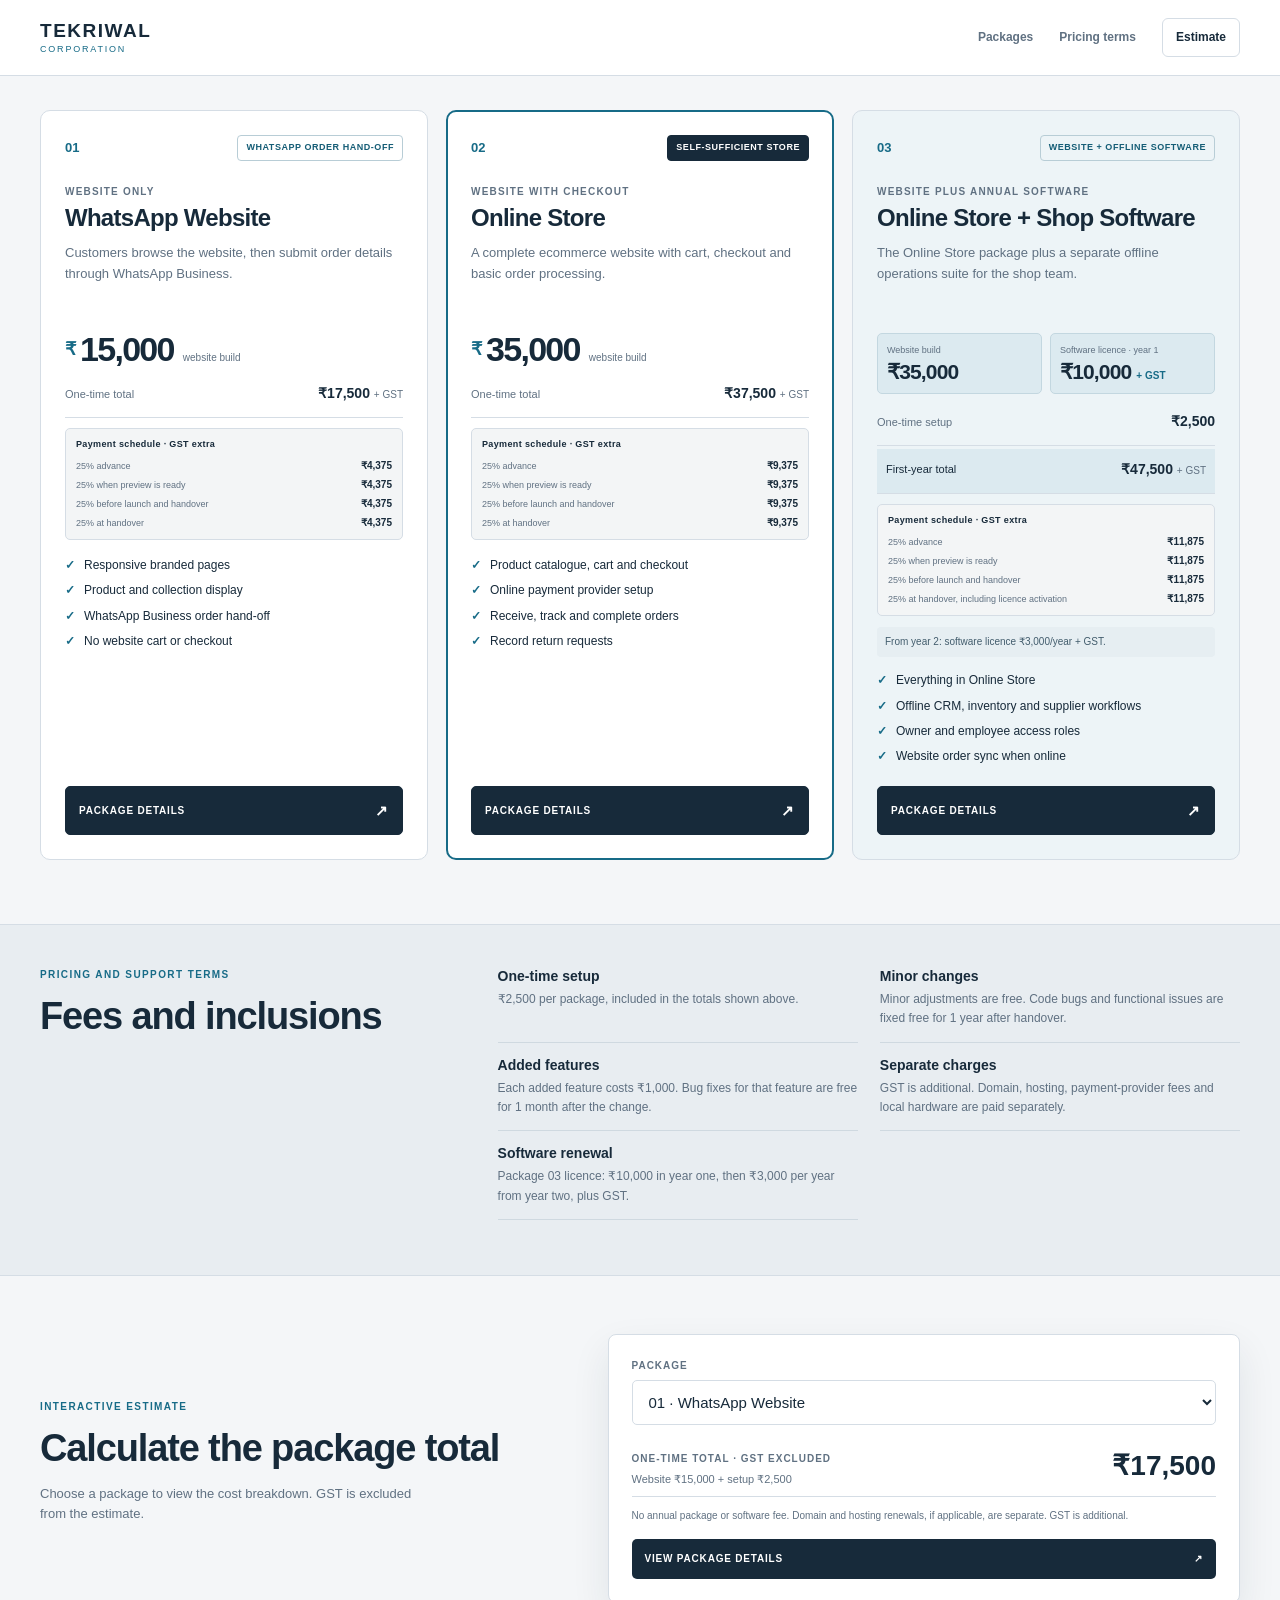
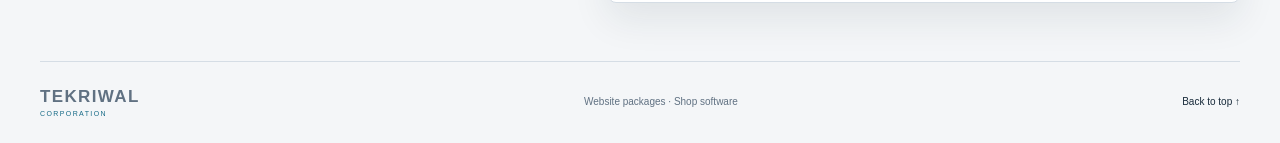
<file: index.html>
<!doctype html>
<html lang="en"><head><meta charset="utf-8"><meta name="viewport" content="width=device-width, initial-scale=1"><meta name="description" content="Website and shop software packages from Tekriwal Corporation"><title>Tekriwal Corporation | Packages</title><link rel="stylesheet" href="styles.css"><script src="script.js" defer></script></head>
<body><header class="topbar"><a class="brand" href="index.html"><span class="brand-name">TEKRIWAL</span><span class="brand-sub">CORPORATION</span></a><nav><a href="#models">Packages</a><a href="#terms">Pricing terms</a><a class="nav-button" href="#estimate">Estimate</a></nav></header>
<main id="top">
<section id="models" class="models wrap"><div class="cards">
<article class="price-card" data-type="website"><div class="card-meta"><span class="number">01</span><span class="badge">WhatsApp order hand-off</span></div><p class="kicker">Website only</p><h3>WhatsApp Website</h3><p class="description">Customers browse the website, then submit order details through WhatsApp Business.</p><div class="price-line"><span class="currency">₹</span><strong>15,000</strong><span class="period">website build</span></div><div class="total-line"><span>One-time total</span><strong>₹17,500 <small>+ GST</small></strong></div><div class="card-payment"><strong>Payment schedule · GST extra</strong><span>25% advance <b>₹4,375</b></span><span>25% when preview is ready <b>₹4,375</b></span><span>25% before launch and handover <b>₹4,375</b></span><span>25% at handover <b>₹4,375</b></span></div><ul class="features"><li>Responsive branded pages</li><li>Product and collection display</li><li>WhatsApp Business order hand-off</li><li>No website cart or checkout</li></ul><a class="card-button" href="package-whatsapp.html">Package details <span>↗</span></a></article>
<article class="price-card featured" data-type="website"><div class="card-meta"><span class="number">02</span><span class="badge badge-dark">Self-sufficient store</span></div><p class="kicker">Website with checkout</p><h3>Online Store</h3><p class="description">A complete ecommerce website with cart, checkout and basic order processing.</p><div class="price-line"><span class="currency">₹</span><strong>35,000</strong><span class="period">website build</span></div><div class="total-line"><span>One-time total</span><strong>₹37,500 <small>+ GST</small></strong></div><div class="card-payment"><strong>Payment schedule · GST extra</strong><span>25% advance <b>₹9,375</b></span><span>25% when preview is ready <b>₹9,375</b></span><span>25% before launch and handover <b>₹9,375</b></span><span>25% at handover <b>₹9,375</b></span></div><ul class="features"><li>Product catalogue, cart and checkout</li><li>Online payment provider setup</li><li>Receive, track and complete orders</li><li>Record return requests</li></ul><a class="card-button" href="package-store.html">Package details <span>↗</span></a></article>
<article class="price-card software-card" data-type="software"><div class="card-meta"><span class="number">03</span><span class="badge">Website + offline software</span></div><p class="kicker">Website plus annual software</p><h3>Online Store + Shop Software</h3><p class="description">The Online Store package plus a separate offline operations suite for the shop team.</p><div class="price-pair"><div><span>Website build</span><strong>₹35,000</strong></div><div><span>Software licence · year 1</span><strong>₹10,000 <small>+ GST</small></strong></div></div><div class="total-line"><span>One-time setup</span><strong>₹2,500</strong></div><div class="total-line total-emphasis"><span>First-year total</span><strong>₹47,500 <small>+ GST</small></strong></div><div class="card-payment"><strong>Payment schedule · GST extra</strong><span>25% advance <b>₹11,875</b></span><span>25% when preview is ready <b>₹11,875</b></span><span>25% before launch and handover <b>₹11,875</b></span><span>25% at handover, including licence activation <b>₹11,875</b></span></div><p class="renewal-card">From year 2: software licence ₹3,000/year + GST.</p><ul class="features"><li>Everything in Online Store</li><li>Offline CRM, inventory and supplier workflows</li><li>Owner and employee access roles</li><li>Website order sync when online</li></ul><a class="card-button" href="package-software.html">Package details <span>↗</span></a></article>
</div></section>
<section id="terms" class="care-band"><div class="wrap terms-layout"><div><p class="eyebrow">Pricing and support terms</p><h2>Fees and inclusions</h2></div><div class="terms-grid"><div><h3>One-time setup</h3><p>₹2,500 per package, included in the totals shown above.</p></div><div><h3>Minor changes</h3><p>Minor adjustments are free. Code bugs and functional issues are fixed free for 1 year after handover.</p></div><div><h3>Added features</h3><p>Each added feature costs ₹1,000. Bug fixes for that feature are free for 1 month after the change.</p></div><div><h3>Separate charges</h3><p>GST is additional. Domain, hosting, payment-provider fees and local hardware are paid separately.</p></div><div><h3>Software renewal</h3><p>Package 03 licence: ₹10,000 in year one, then ₹3,000 per year from year two, plus GST.</p></div></div></div></section>
<section id="estimate" class="estimate wrap"><div class="estimate-intro"><p class="eyebrow">Interactive estimate</p><h2>Calculate the package total</h2><p>Choose a package to view the cost breakdown. GST is excluded from the estimate.</p></div><div class="calculator"><label class="select-label" for="modelSelect">Package</label><select id="modelSelect"><option value="whatsapp">01 · WhatsApp Website</option><option value="store">02 · Online Store</option><option value="suite">03 · Online Store + Shop Software</option></select><div class="calc-result"><div><span id="estimateLabel" class="result-label">One-time total · GST excluded</span><span id="breakdown" class="breakdown"></span></div><strong id="estimateTotal"></strong></div><p id="renewalNote" class="estimate-tax"></p><a id="estimateLink" class="estimate-cta" href="package-store.html">View package details <span>↗</span></a></div></section></main>
<footer class="footer wrap"><a class="brand" href="index.html"><span class="brand-name">TEKRIWAL</span><span class="brand-sub">CORPORATION</span></a><span>Website packages · Shop software</span><a href="#top">Back to top ↑</a></footer></body></html>
</file>
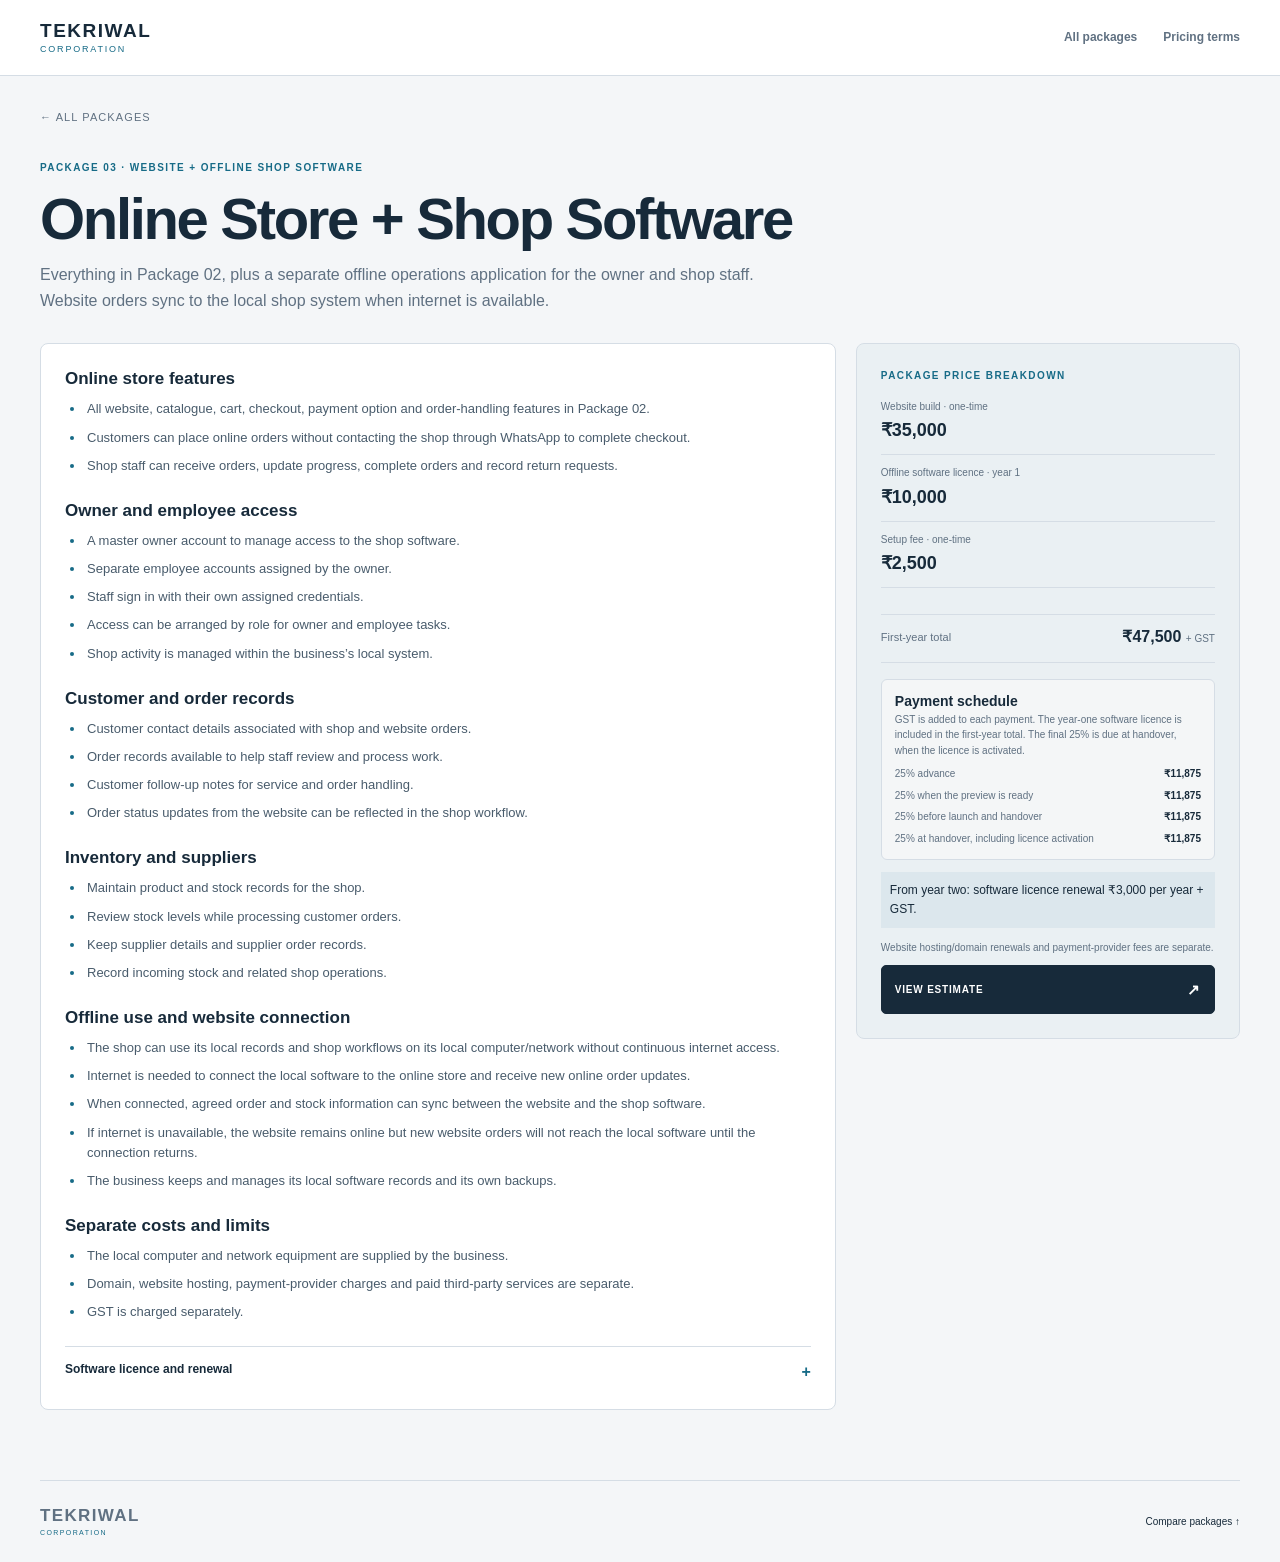
<file: package-software.html>
<!doctype html><html lang="en"><head><meta charset="utf-8"><meta name="viewport" content="width=device-width, initial-scale=1"><title>Online Store + Shop Software | Tekriwal Corporation</title><link rel="stylesheet" href="styles.css"><script src="script.js" defer></script></head><body><header class="topbar"><a class="brand" href="index.html"><span class="brand-name">TEKRIWAL</span><span class="brand-sub">CORPORATION</span></a><nav><a href="index.html#models">All packages</a><a href="index.html#terms">Pricing terms</a></nav></header><main class="package-page wrap"><a class="back-link" href="index.html#models">← All packages</a><p class="eyebrow">Package 03 · Website + offline shop software</p><h1>Online Store + Shop Software</h1><p class="package-lede">Everything in Package 02, plus a separate offline operations application for the owner and shop staff. Website orders sync to the local shop system when internet is available.</p><div class="package-layout"><section class="package-panel"><h2>Online store features</h2><ul class="detail-list"><li>All website, catalogue, cart, checkout, payment option and order-handling features in Package 02.</li><li>Customers can place online orders without contacting the shop through WhatsApp to complete checkout.</li><li>Shop staff can receive orders, update progress, complete orders and record return requests.</li></ul><h2>Owner and employee access</h2><ul class="detail-list"><li>A master owner account to manage access to the shop software.</li><li>Separate employee accounts assigned by the owner.</li><li>Staff sign in with their own assigned credentials.</li><li>Access can be arranged by role for owner and employee tasks.</li><li>Shop activity is managed within the business’s local system.</li></ul><h2>Customer and order records</h2><ul class="detail-list"><li>Customer contact details associated with shop and website orders.</li><li>Order records available to help staff review and process work.</li><li>Customer follow-up notes for service and order handling.</li><li>Order status updates from the website can be reflected in the shop workflow.</li></ul><h2>Inventory and suppliers</h2><ul class="detail-list"><li>Maintain product and stock records for the shop.</li><li>Review stock levels while processing customer orders.</li><li>Keep supplier details and supplier order records.</li><li>Record incoming stock and related shop operations.</li></ul><h2>Offline use and website connection</h2><ul class="detail-list"><li>The shop can use its local records and shop workflows on its local computer/network without continuous internet access.</li><li>Internet is needed to connect the local software to the online store and receive new online order updates.</li><li>When connected, agreed order and stock information can sync between the website and the shop software.</li><li>If internet is unavailable, the website remains online but new website orders will not reach the local software until the connection returns.</li><li>The business keeps and manages its local software records and its own backups.</li></ul><h2>Separate costs and limits</h2><ul class="detail-list"><li>The local computer and network equipment are supplied by the business.</li><li>Domain, website hosting, payment-provider charges and paid third-party services are separate.</li><li>GST is charged separately.</li></ul><details><summary>Software licence and renewal</summary><p>The offline software licence is ₹10,000 for the first year. From year two onward, the renewal fee is ₹3,000 per year + GST. The website build is a one-time fee; domain and hosting renewals are separate.</p></details></section><aside class="package-price"><p class="eyebrow">Package price breakdown</p><div class="price-stack"><div><span>Website build · one-time</span><strong>₹35,000</strong></div><div><span>Offline software licence · year 1</span><strong>₹10,000</strong></div><div><span>Setup fee · one-time</span><strong>₹2,500</strong></div></div><div class="total-line"><span>First-year total</span><strong>₹47,500 <small>+ GST</small></strong></div><div class="detail-payment"><h2>Payment schedule</h2><p>GST is added to each payment. The year-one software licence is included in the first-year total. The final 25% is due at handover, when the licence is activated.</p><ol><li><span>25% advance</span><strong>₹11,875</strong></li><li><span>25% when the preview is ready</span><strong>₹11,875</strong></li><li><span>25% before launch and handover</span><strong>₹11,875</strong></li><li><span>25% at handover, including licence activation</span><strong>₹11,875</strong></li></ol></div><p class="renewal-price">From year two: software licence renewal ₹3,000 per year + GST.</p><p class="small-note">Website hosting/domain renewals and payment-provider fees are separate.</p><a class="card-button" href="index.html#estimate" data-package="suite">View estimate <span>↗</span></a></aside></div></main><footer class="footer wrap"><a class="brand" href="index.html"><span class="brand-name">TEKRIWAL</span><span class="brand-sub">CORPORATION</span></a><a href="index.html#models">Compare packages ↑</a></footer></body></html>
</file>
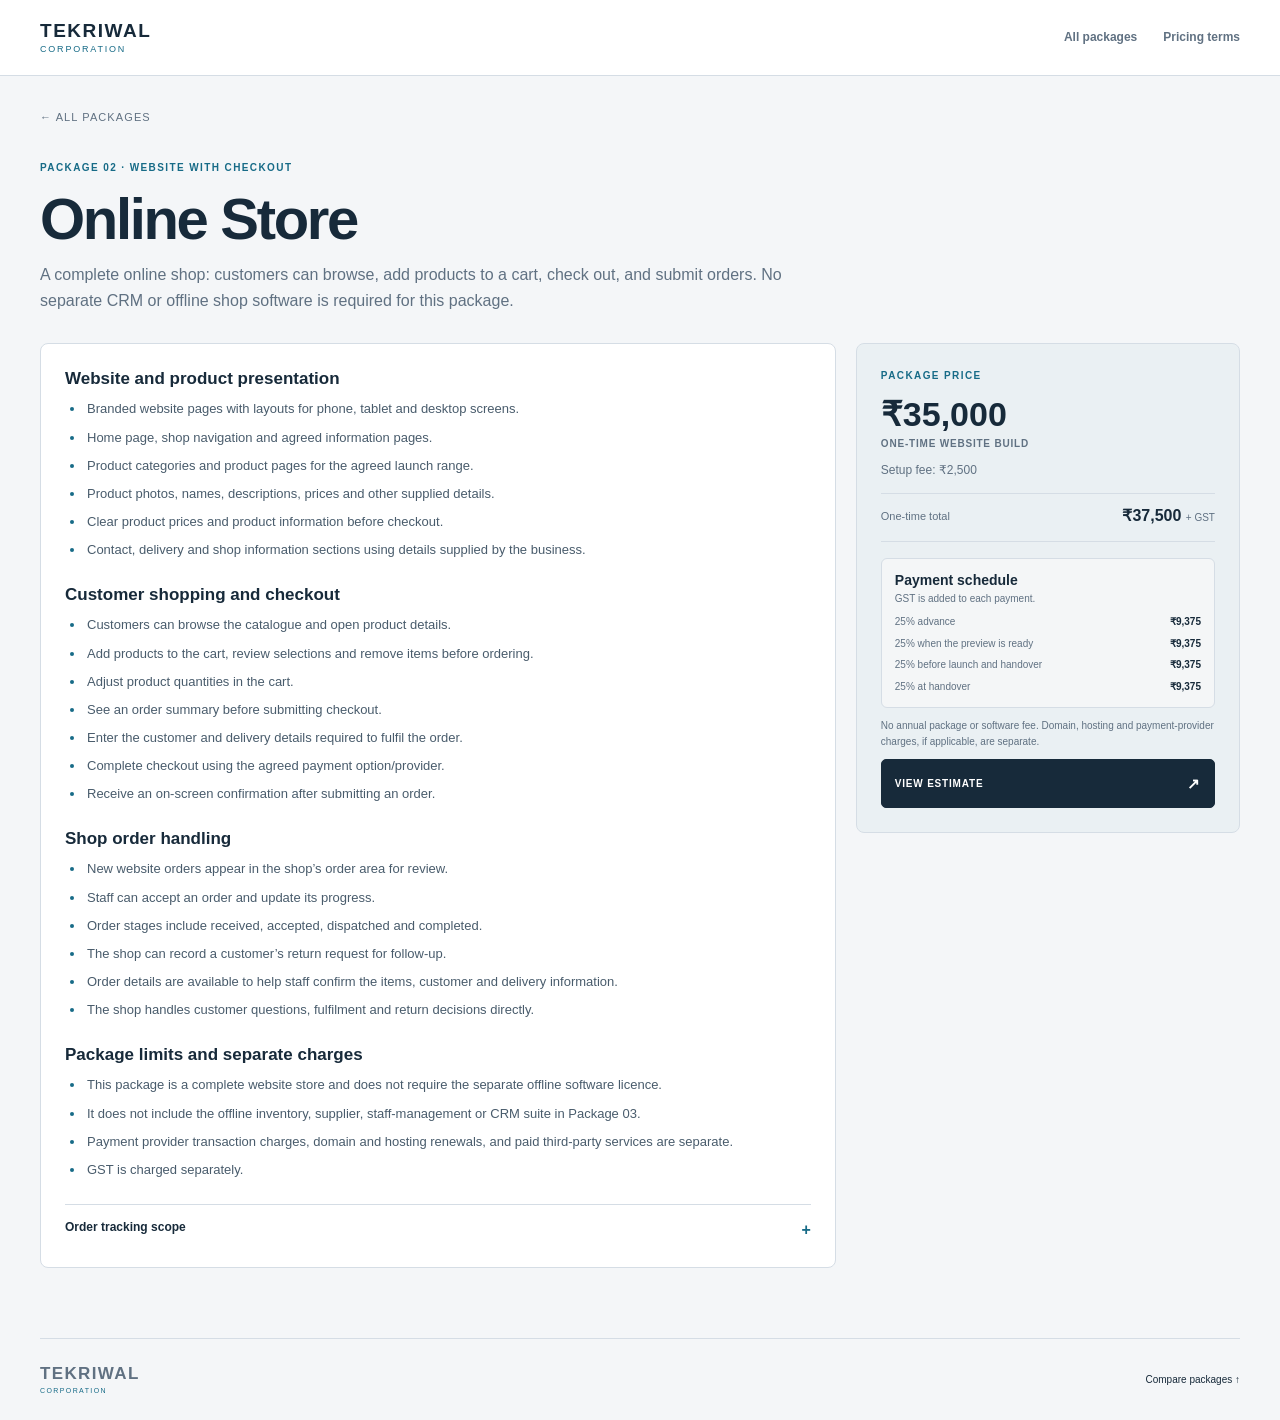
<file: package-store.html>
<!doctype html><html lang="en"><head><meta charset="utf-8"><meta name="viewport" content="width=device-width, initial-scale=1"><title>Online Store | Tekriwal Corporation</title><link rel="stylesheet" href="styles.css"><script src="script.js" defer></script></head><body><header class="topbar"><a class="brand" href="index.html"><span class="brand-name">TEKRIWAL</span><span class="brand-sub">CORPORATION</span></a><nav><a href="index.html#models">All packages</a><a href="index.html#terms">Pricing terms</a></nav></header><main class="package-page wrap"><a class="back-link" href="index.html#models">← All packages</a><p class="eyebrow">Package 02 · Website with checkout</p><h1>Online Store</h1><p class="package-lede">A complete online shop: customers can browse, add products to a cart, check out, and submit orders. No separate CRM or offline shop software is required for this package.</p><div class="package-layout"><section class="package-panel"><h2>Website and product presentation</h2><ul class="detail-list"><li>Branded website pages with layouts for phone, tablet and desktop screens.</li><li>Home page, shop navigation and agreed information pages.</li><li>Product categories and product pages for the agreed launch range.</li><li>Product photos, names, descriptions, prices and other supplied details.</li><li>Clear product prices and product information before checkout.</li><li>Contact, delivery and shop information sections using details supplied by the business.</li></ul><h2>Customer shopping and checkout</h2><ul class="detail-list"><li>Customers can browse the catalogue and open product details.</li><li>Add products to the cart, review selections and remove items before ordering.</li><li>Adjust product quantities in the cart.</li><li>See an order summary before submitting checkout.</li><li>Enter the customer and delivery details required to fulfil the order.</li><li>Complete checkout using the agreed payment option/provider.</li><li>Receive an on-screen confirmation after submitting an order.</li></ul><h2>Shop order handling</h2><ul class="detail-list"><li>New website orders appear in the shop’s order area for review.</li><li>Staff can accept an order and update its progress.</li><li>Order stages include received, accepted, dispatched and completed.</li><li>The shop can record a customer’s return request for follow-up.</li><li>Order details are available to help staff confirm the items, customer and delivery information.</li><li>The shop handles customer questions, fulfilment and return decisions directly.</li></ul><h2>Package limits and separate charges</h2><ul class="detail-list"><li>This package is a complete website store and does not require the separate offline software licence.</li><li>It does not include the offline inventory, supplier, staff-management or CRM suite in Package 03.</li><li>Payment provider transaction charges, domain and hosting renewals, and paid third-party services are separate.</li><li>GST is charged separately.</li></ul><details><summary>Order tracking scope</summary><p>Order tracking in this package means the shop can update the agreed order stages in its order area. A courier-company live tracking connection or automatic SMS/email alerts are not included unless agreed separately.</p></details></section><aside class="package-price"><p class="eyebrow">Package price</p><div class="detail-price">₹35,000 <small>one-time website build</small></div><p>Setup fee: ₹2,500</p><div class="total-line"><span>One-time total</span><strong>₹37,500 <small>+ GST</small></strong></div><div class="detail-payment"><h2>Payment schedule</h2><p>GST is added to each payment.</p><ol><li><span>25% advance</span><strong>₹9,375</strong></li><li><span>25% when the preview is ready</span><strong>₹9,375</strong></li><li><span>25% before launch and handover</span><strong>₹9,375</strong></li><li><span>25% at handover</span><strong>₹9,375</strong></li></ol></div><p class="small-note">No annual package or software fee. Domain, hosting and payment-provider charges, if applicable, are separate.</p><a class="card-button" href="index.html#estimate" data-package="store">View estimate <span>↗</span></a></aside></div></main><footer class="footer wrap"><a class="brand" href="index.html"><span class="brand-name">TEKRIWAL</span><span class="brand-sub">CORPORATION</span></a><a href="index.html#models">Compare packages ↑</a></footer></body></html>
</file>
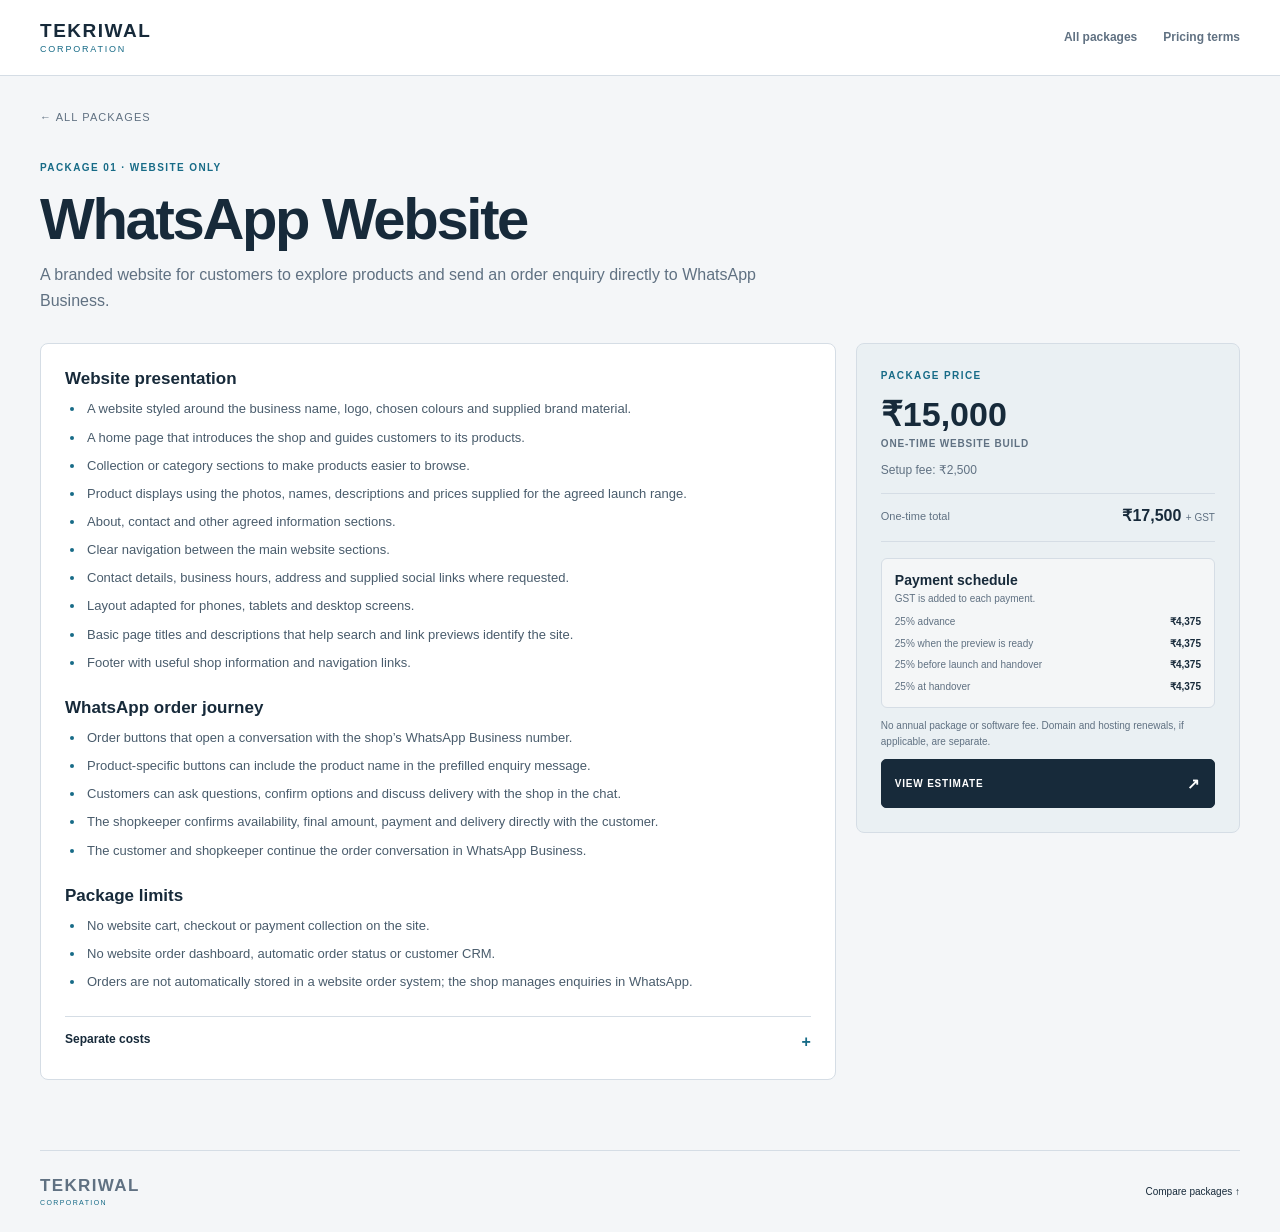
<file: package-whatsapp.html>
<!doctype html><html lang="en"><head><meta charset="utf-8"><meta name="viewport" content="width=device-width, initial-scale=1"><title>WhatsApp Website | Tekriwal Corporation</title><link rel="stylesheet" href="styles.css"><script src="script.js" defer></script></head><body><header class="topbar"><a class="brand" href="index.html"><span class="brand-name">TEKRIWAL</span><span class="brand-sub">CORPORATION</span></a><nav><a href="index.html#models">All packages</a><a href="index.html#terms">Pricing terms</a></nav></header><main class="package-page wrap"><a class="back-link" href="index.html#models">← All packages</a><p class="eyebrow">Package 01 · Website only</p><h1>WhatsApp Website</h1><p class="package-lede">A branded website for customers to explore products and send an order enquiry directly to WhatsApp Business.</p><div class="package-layout"><section class="package-panel"><h2>Website presentation</h2><ul class="detail-list"><li>A website styled around the business name, logo, chosen colours and supplied brand material.</li><li>A home page that introduces the shop and guides customers to its products.</li><li>Collection or category sections to make products easier to browse.</li><li>Product displays using the photos, names, descriptions and prices supplied for the agreed launch range.</li><li>About, contact and other agreed information sections.</li><li>Clear navigation between the main website sections.</li><li>Contact details, business hours, address and supplied social links where requested.</li><li>Layout adapted for phones, tablets and desktop screens.</li><li>Basic page titles and descriptions that help search and link previews identify the site.</li><li>Footer with useful shop information and navigation links.</li></ul><h2>WhatsApp order journey</h2><ul class="detail-list"><li>Order buttons that open a conversation with the shop’s WhatsApp Business number.</li><li>Product-specific buttons can include the product name in the prefilled enquiry message.</li><li>Customers can ask questions, confirm options and discuss delivery with the shop in the chat.</li><li>The shopkeeper confirms availability, final amount, payment and delivery directly with the customer.</li><li>The customer and shopkeeper continue the order conversation in WhatsApp Business.</li></ul><h2>Package limits</h2><ul class="detail-list"><li>No website cart, checkout or payment collection on the site.</li><li>No website order dashboard, automatic order status or customer CRM.</li><li>Orders are not automatically stored in a website order system; the shop manages enquiries in WhatsApp.</li></ul><details><summary>Separate costs</summary><p>One-time domain and hosting setup or renewal costs, WhatsApp charges if any, and third-party services are separate. GST is charged separately.</p></details></section><aside class="package-price"><p class="eyebrow">Package price</p><div class="detail-price">₹15,000 <small>one-time website build</small></div><p>Setup fee: ₹2,500</p><div class="total-line"><span>One-time total</span><strong>₹17,500 <small>+ GST</small></strong></div><div class="detail-payment"><h2>Payment schedule</h2><p>GST is added to each payment.</p><ol><li><span>25% advance</span><strong>₹4,375</strong></li><li><span>25% when the preview is ready</span><strong>₹4,375</strong></li><li><span>25% before launch and handover</span><strong>₹4,375</strong></li><li><span>25% at handover</span><strong>₹4,375</strong></li></ol></div><p class="small-note">No annual package or software fee. Domain and hosting renewals, if applicable, are separate.</p><a class="card-button" href="index.html#estimate" data-package="whatsapp">View estimate <span>↗</span></a></aside></div></main><footer class="footer wrap"><a class="brand" href="index.html"><span class="brand-name">TEKRIWAL</span><span class="brand-sub">CORPORATION</span></a><a href="index.html#models">Compare packages ↑</a></footer></body></html>
</file>
<file: styles.css>
:root{--paper:#f4f6f8;--cream:#e9edf2;--ink:#172a3a;--muted:#607182;--gold:#176b87;--line:#d5dde5;--white:#fff;--serif:Inter,"Segoe UI",Arial,sans-serif;--sans:Inter,"Segoe UI",Arial,sans-serif;--shadow:0 16px 38px rgba(23,42,58,.09)}
*{box-sizing:border-box}html{scroll-behavior:smooth}body{margin:0;background:var(--paper);color:var(--ink);font-family:var(--sans);font-size:15px;line-height:1.55}a{color:inherit;text-decoration:none}button,input,select{font:inherit}.wrap{width:min(1200px,calc(100% - 48px));margin-inline:auto}
.topbar{height:76px;padding:0 max(24px,calc((100vw - 1200px)/2));display:flex;align-items:center;justify-content:space-between;border-bottom:1px solid var(--line);background:var(--white)}.brand{display:inline-flex;flex-direction:column;line-height:1}.brand-name{font:700 19px/1 var(--sans);letter-spacing:.08em}.brand-sub{margin-top:5px;font-size:9px;letter-spacing:.2em;color:var(--gold)}nav{display:flex;align-items:center;gap:26px;font-size:12px;font-weight:600;color:var(--muted)}nav a:hover{color:var(--gold)}.nav-button{border:1px solid var(--line);padding:9px 13px;border-radius:6px;color:var(--ink)}
.models{padding-block:34px 64px}.cards{display:grid;grid-template-columns:repeat(3,minmax(0,1fr));gap:18px}.price-card{padding:24px;background:var(--white);border:1px solid var(--line);border-radius:10px;min-height:unset;display:flex;flex-direction:column;transition:transform .2s,box-shadow .2s,border-color .2s}.price-card:hover{transform:translateY(-3px);box-shadow:var(--shadow);border-color:#8caebe}.price-card.featured{border:2px solid #176b87;padding:23px}.price-card.software-card{background:#edf4f7}.card-meta{display:flex;justify-content:space-between;align-items:center;gap:8px;margin-bottom:23px}.number{font:700 13px var(--sans);color:var(--gold)}.badge{padding:5px 8px;border:1px solid #b8cdd6;border-radius:4px;color:#155d76;font-size:9px;font-weight:700;letter-spacing:.06em;text-transform:uppercase}.badge-dark{background:var(--ink);color:#fff;border-color:var(--ink)}.kicker{margin:0 0 5px;font-size:10px;text-transform:uppercase;letter-spacing:.12em;color:var(--muted);font-weight:700}.price-card h3{font:600 24px/1.2 var(--sans);letter-spacing:-.03em;margin:0 0 10px}.description{min-height:72px;margin:0;color:var(--muted);font-size:13px;line-height:1.6}.price-line{display:flex;align-items:baseline;gap:4px;margin:17px 0 7px;white-space:nowrap}.currency{align-self:flex-start;margin-top:4px;color:var(--gold);font-size:18px;font-weight:600}.price-line strong{font-size:34px;line-height:1;font-weight:700;letter-spacing:-.05em;font-variant-numeric:tabular-nums}.period{margin-left:5px;color:var(--muted);font-size:10px;white-space:normal}.total-line{display:flex;align-items:center;justify-content:space-between;gap:10px;padding:10px 0 12px;border-bottom:1px solid var(--line);font-size:11px;color:var(--muted)}.total-line strong{font-size:14px;color:var(--ink)}.total-line small{font-size:10px;font-weight:500;color:var(--muted)}.total-emphasis{background:#dceaf0;padding-inline:9px;margin-top:3px;color:var(--ink)}.features{list-style:none;padding:0;margin:15px 0 20px;display:grid;gap:8px}.features li{position:relative;padding-left:19px;font-size:12px;line-height:1.45}.features li:before{content:'✓';position:absolute;left:0;color:var(--gold);font-weight:700}.card-button{width:100%;margin-top:auto;padding:12px 13px;border:1px solid var(--ink);border-radius:5px;background:var(--ink);color:#fff;display:flex;justify-content:space-between;align-items:center;font-size:10px;font-weight:700;letter-spacing:.08em;text-transform:uppercase;cursor:pointer;transition:background .2s,color .2s}.card-button:hover{background:#176b87;border-color:#176b87}.card-button span{font-size:15px}.is-hidden{display:none!important}
.care-band{padding:42px 0;background:#e8edf1;border-block:1px solid var(--line)}.terms-layout{display:grid;grid-template-columns:.72fr 1.28fr;gap:40px}.terms-layout .eyebrow,.eyebrow{font-size:10px;letter-spacing:.14em;text-transform:uppercase;color:var(--gold);margin:0 0 12px;font-weight:700}.terms-layout h2,.estimate-intro h2{font:600 clamp(28px,3vw,38px)/1.15 var(--sans);letter-spacing:-.03em;margin:0}.terms-grid{display:grid;grid-template-columns:1fr 1fr;gap:0 22px}.terms-grid>div{padding:0 0 13px;margin-bottom:13px;border-bottom:1px solid #cfd9e0}.terms-grid h3{font:700 14px/1.3 var(--sans);margin:0 0 5px}.terms-grid p{font-size:12px;color:var(--muted);margin:0;line-height:1.6}
.estimate{padding-block:58px;display:grid;grid-template-columns:.9fr 1.1fr;gap:50px;align-items:center}.estimate-intro p:last-child{max-width:390px;color:var(--muted);font-size:13px}.calculator{padding:23px;background:var(--white);border:1px solid var(--line);border-radius:8px;box-shadow:var(--shadow)}.select-label{display:block;margin-bottom:7px;color:var(--muted);font-size:10px;letter-spacing:.1em;text-transform:uppercase;font-weight:700}.calculator select{width:100%;padding:12px;border:1px solid var(--line);border-radius:5px;background:#fff;color:var(--ink)}.calc-result{display:flex;justify-content:space-between;align-items:end;gap:15px;padding:19px 0 8px;border-bottom:1px solid var(--line)}.result-label,.breakdown{display:block}.result-label{color:var(--muted);font-size:10px;letter-spacing:.1em;text-transform:uppercase;font-weight:700}.breakdown{margin-top:4px;font-size:11px;color:var(--muted)}.calc-result>strong{font-size:28px;white-space:nowrap}.estimate-tax{margin:11px 0 0;color:var(--muted);font-size:10px}.estimate-cta{display:flex;justify-content:space-between;margin-top:16px;background:var(--ink);color:#fff;padding:12px 13px;border-radius:5px;font-size:10px;font-weight:700;letter-spacing:.08em;text-transform:uppercase}.footer{min-height:82px;display:flex;align-items:center;justify-content:space-between;gap:18px;border-top:1px solid var(--line);color:var(--muted);font-size:10px}.footer .brand-name{font-size:17px}.footer .brand-sub{font-size:7px}.footer>a:last-child{color:var(--ink)}
.package-page{padding-block:28px 70px;min-height:75vh}.back-link{display:inline-block;font-size:11px;text-transform:uppercase;letter-spacing:.1em;color:var(--muted);margin-bottom:34px}.back-link:hover{color:var(--gold)}.package-page>h1{font:700 clamp(36px,5vw,58px)/1.08 var(--sans);letter-spacing:-.04em;margin:0 0 12px}.package-lede{max-width:760px;color:var(--muted);font-size:16px;line-height:1.6;margin:0 0 30px}.package-layout{display:grid;grid-template-columns:1.45fr .7fr;gap:20px;align-items:start}.package-panel,.package-price{border:1px solid var(--line);border-radius:8px;background:var(--white);padding:24px}.package-panel h2{font:700 17px/1.3 var(--sans);margin:0 0 7px}.package-panel h2:not(:first-child){margin-top:24px}.detail-list{padding-left:20px;color:#495c6c;display:grid;gap:9px;font-size:13px}.detail-list li::marker{color:var(--gold)}.numbered{list-style-type:decimal}.package-panel details{border-top:1px solid var(--line);padding-top:13px;margin-top:22px}.package-panel summary{list-style:none;display:flex;justify-content:space-between;cursor:pointer;font-size:12px;font-weight:600}.package-panel summary::-webkit-details-marker{display:none}.package-panel summary:after{content:'+';font-size:16px;color:var(--gold)}.package-panel details[open] summary:after{content:'−'}.package-panel details p{font-size:12px;color:var(--muted);line-height:1.6}.package-price{position:sticky;top:18px;background:#eaf0f3}.detail-price{font-size:34px;line-height:1.1;font-weight:700;margin:0 0 10px}.detail-price small{display:block;font-size:10px;letter-spacing:.08em;text-transform:uppercase;color:var(--muted);margin-top:5px}.package-price>p:not(.eyebrow){font-size:12px;color:var(--muted)}.package-price .total-line{border-top:1px solid var(--line);margin-top:13px}.package-price .total-line strong{font-size:16px}.small-note{font-size:10px!important;line-height:1.55}.price-stack{display:grid;gap:10px;padding:3px 0 13px}.price-stack>div{display:flex;flex-direction:column;gap:3px;border-bottom:1px solid var(--line);padding-bottom:9px}.price-stack span{font-size:10px;color:var(--muted)}.price-stack strong{font-size:15px;font-weight:700}.renewal-price{padding:9px;background:#dce7ed;color:var(--ink)!important}
@media(max-width:900px){.cards{grid-template-columns:1fr 1fr}.price-card:last-child{grid-column:1/-1}.terms-layout{grid-template-columns:1fr;gap:20px}.package-layout{grid-template-columns:1fr}.package-price{position:static}}
@media(max-width:620px){.wrap{width:calc(100% - 28px)}.topbar{height:65px;padding:0 14px}nav{gap:12px;font-size:10px}.nav-button{padding:7px 9px}.brand-name{font-size:16px}.models{padding-block:16px 42px}.cards{grid-template-columns:1fr;gap:12px}.price-card:last-child{grid-column:auto}.price-card,.price-card.featured{padding:19px}.description{min-height:unset}.price-line strong{font-size:32px}.care-band{padding:30px 0}.terms-grid{grid-template-columns:1fr}.estimate{padding-block:40px;grid-template-columns:1fr;gap:16px}.estimate-intro h2{font-size:30px}.calculator{padding:17px}.calc-result>strong{font-size:24px}.footer{padding-block:14px;display:grid;grid-template-columns:1fr auto}.footer>span{grid-column:1/-1;grid-row:2}.footer>a:last-child{grid-column:2;grid-row:1}.package-page{padding-top:18px}.back-link{margin-bottom:25px}.package-panel,.package-price{padding:18px}}
@media(prefers-reduced-motion:reduce){html{scroll-behavior:auto}*,*:before,*:after{transition:none!important}}
.price-pair{display:grid;grid-template-columns:1fr 1fr;gap:8px;margin:18px 0 7px}.price-pair>div{padding:10px 9px;background:#dceaf0;border:1px solid #c3d7e0;border-radius:5px}.price-pair span{display:block;color:var(--muted);font-size:9px;line-height:1.35;margin-bottom:4px}.price-pair strong{display:block;color:var(--ink);font-size:21px;line-height:1.1;font-weight:750;letter-spacing:-.04em}.renewal-card{margin:9px 0 0;padding:8px;background:#e6eef2;border-radius:4px;color:#435d6d;font-size:10px;line-height:1.45}.price-stack strong{font-size:18px}.result-label{font-weight:700}

.price-pair strong small{font-size:10px;font-weight:700;letter-spacing:0;color:var(--gold);white-space:nowrap}
.package-panel h2{margin-top:26px}.package-panel h2:first-child{margin-top:0}.package-panel .detail-list{gap:8px;margin:9px 0 18px}.package-panel .detail-list li{padding-left:2px}.package-panel details{margin-top:24px}.package-page h1{max-width:950px}.package-price{min-width:0}
.card-payment{display:grid;gap:5px;margin:10px 0 2px;padding:9px 10px;background:#f3f5f6;border:1px solid var(--line);border-radius:5px}.card-payment>strong{font-size:9px;color:var(--ink);letter-spacing:.04em;margin-bottom:2px}.card-payment span{display:flex;justify-content:space-between;align-items:baseline;gap:8px;font-size:9px;color:var(--muted);line-height:1.4}.card-payment b{white-space:nowrap;color:var(--ink);font-size:10px}.detail-payment{margin-top:16px;padding:13px;background:#f4f6f7;border:1px solid var(--line);border-radius:6px}.detail-payment h2{font:700 14px var(--sans);margin:0 0 3px!important}.detail-payment>p{margin:0 0 8px;color:var(--muted);font-size:10px}.detail-payment ol{list-style:none;padding:0;margin:0;display:grid;gap:6px}.detail-payment li{display:flex;justify-content:space-between;gap:10px;font-size:10px;color:var(--muted)}.detail-payment li strong{white-space:nowrap;color:var(--ink)}
</file>
